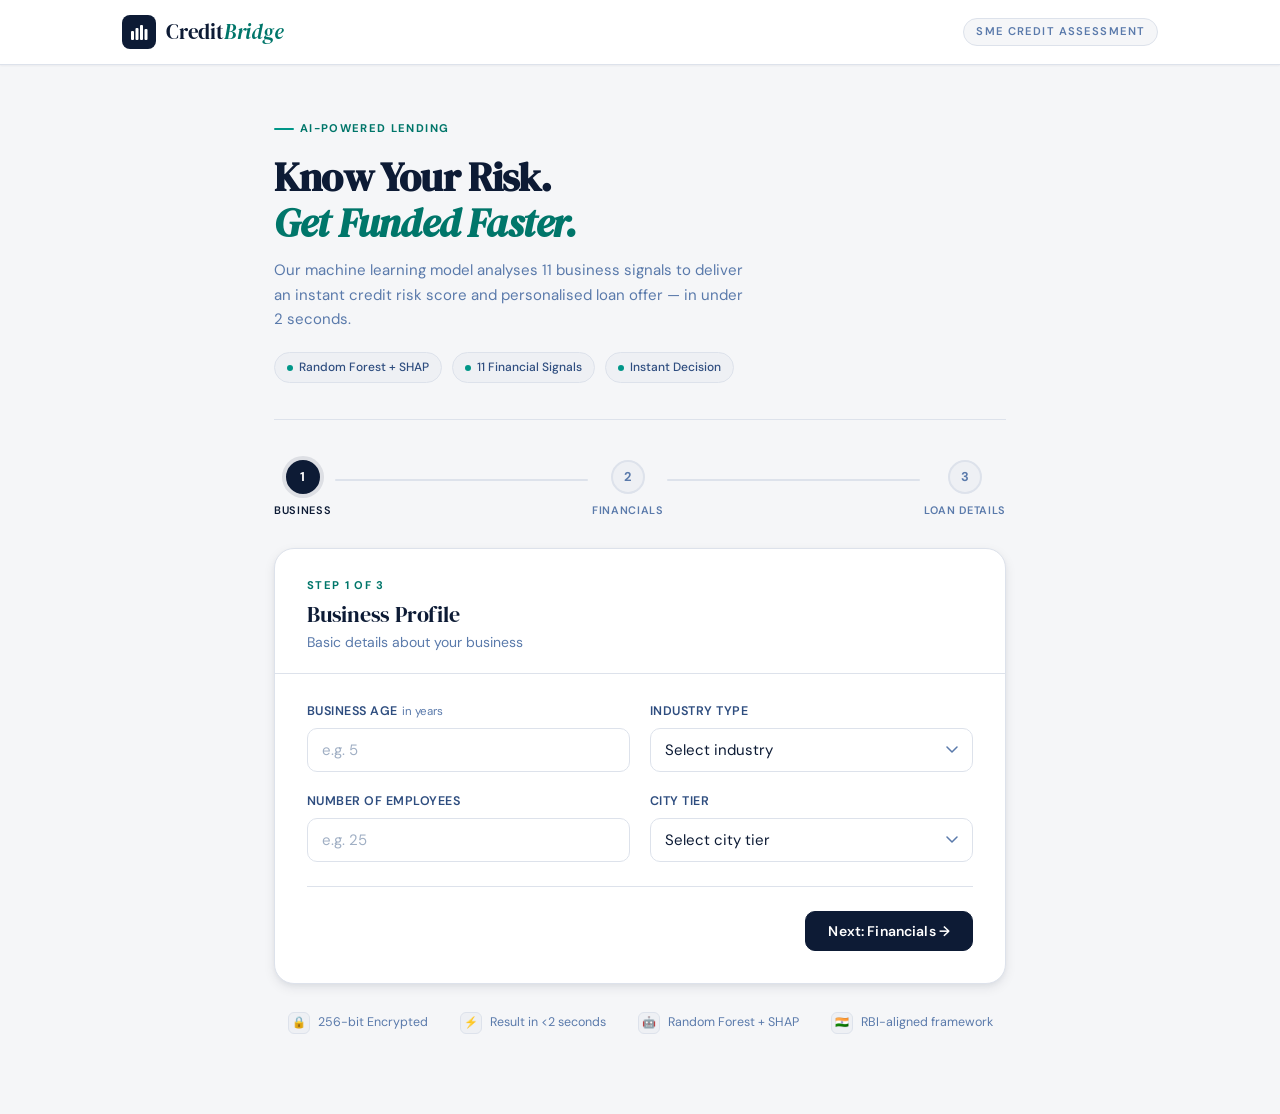
<file: frontend/index.html>
<!DOCTYPE html>
<html lang="en">
<head>
  <meta charset="UTF-8" />
  <meta name="viewport" content="width=device-width, initial-scale=1.0" />
  <title>CreditBridge SME Credit Assessment</title>
  <link rel="stylesheet" href="style.css" />
  <link rel="stylesheet" href="index.css" />
</head>
<body>

  <!-- ── Header ────────────────────────────────────── -->
  <header class="app-header">
    <div class="header-inner">
      <a href="#" class="logo">
        <div class="logo-mark">
          <svg viewBox="0 0 18 18" xmlns="http://www.w3.org/2000/svg">
            <rect x="1" y="8" width="3" height="9" rx="1"/>
            <rect x="5.5" y="5" width="3" height="12" rx="1"/>
            <rect x="10" y="2" width="3" height="15" rx="1"/>
            <rect x="14.5" y="6" width="3" height="11" rx="1"/>
          </svg>
        </div>
        <span class="logo-name">Credit<em>Bridge</em></span>
      </a>
      <div class="header-right">
        <span class="header-tag">SME Credit Assessment</span>
      </div>
    </div>
  </header>

  <!-- ── Main ──────────────────────────────────────── -->
  <main class="page-main">

    <!-- Hero -->
    <div class="hero">
      <div class="hero-eyebrow">AI-Powered Lending</div>
      <h1>Know Your Risk.<br /><em>Get Funded Faster.</em></h1>
      <p class="hero-sub">Our machine learning model analyses 11 business signals to deliver an instant credit risk score and personalised loan offer — in under 2 seconds.</p>
      <div class="feature-chips">
        <div class="chip"><div class="chip-dot"></div> Random Forest + SHAP</div>
        <div class="chip"><div class="chip-dot"></div> 11 Financial Signals</div>
        <div class="chip"><div class="chip-dot"></div> Instant Decision</div>
      </div>
    </div>

    <!-- Step progress -->
    <div class="progress-track">
      <div class="step-node active" id="step-node-1">
        <div class="step-circle">1</div>
        <div class="step-label">Business</div>
      </div>
      <div class="step-connector" id="conn-1"></div>
      <div class="step-node" id="step-node-2">
        <div class="step-circle">2</div>
        <div class="step-label">Financials</div>
      </div>
      <div class="step-connector" id="conn-2"></div>
      <div class="step-node" id="step-node-3">
        <div class="step-circle">3</div>
        <div class="step-label">Loan Details</div>
      </div>
    </div>

    <!-- Form card -->
    <div class="form-card">

      <!-- ── Step 1: Business Profile ──────────────── -->
      <div class="step-panel active" id="panel1">
        <div class="form-card-header">
          <div class="section-eyebrow">Step 1 of 3</div>
          <div class="section-title">Business Profile</div>
          <div class="section-sub">Basic details about your business</div>
        </div>
        <div class="form-card-body">
          <div class="field-grid">

            <div class="field" id="f-business_age">
              <label for="business_age">Business Age <span class="field-hint">in years</span></label>
              <input type="number" id="business_age" name="business_age"
                     placeholder="e.g. 5" min="0" max="100" />
              <span class="field-error">Please enter a valid age (0–100 years)</span>
            </div>

            <div class="field" id="f-industry_type">
              <label for="industry_type">Industry Type</label>
              <select id="industry_type" name="industry_type">
                <option value="" disabled selected>Select industry</option>
                <option value="0">Retail</option>
                <option value="1">Manufacturing</option>
                <option value="2">Services</option>
                <option value="3">Food &amp; Beverage</option>
                <option value="4">Textile</option>
              </select>
              <span class="field-error">Please select an industry</span>
            </div>

            <div class="field" id="f-num_employees">
              <label for="num_employees">Number of Employees</label>
              <input type="number" id="num_employees" name="num_employees"
                     placeholder="e.g. 25" min="1" max="5000" />
              <span class="field-error">Enter a number between 1 and 5,000</span>
            </div>

            <div class="field" id="f-city_tier">
              <label for="city_tier">City Tier</label>
              <select id="city_tier" name="city_tier">
                <option value="" disabled selected>Select city tier</option>
                <option value="1">Tier 1 — Metro (Mumbai, Delhi, Bengaluru…)</option>
                <option value="2">Tier 2 — Mid-size city</option>
                <option value="3">Tier 3 — Small town / Rural</option>
              </select>
              <span class="field-error">Please select a city tier</span>
            </div>

          </div>

          <div class="form-nav">
            <div class="form-nav-spacer"></div>
            <button class="btn btn-primary" onclick="nextStep(1)">
              <span class="btn-text">Next: Financials →</span>
              <span class="spinner"></span>
            </button>
          </div>
        </div>
      </div>

      <!-- ── Step 2: Financials ──────────────────────── -->
      <div class="step-panel" id="panel2">
        <div class="form-card-header">
          <div class="section-eyebrow">Step 2 of 3</div>
          <div class="section-title">Financial Details</div>
          <div class="section-sub">Your business's financial health signals</div>
        </div>
        <div class="form-card-body">
          <div class="field-grid">

            <div class="field" id="f-annual_revenue">
              <label>Annual Revenue</label>
              <div class="input-group">
                <span class="input-group-prefix">₹ INR</span>
                <input type="number" id="annual_revenue" name="annual_revenue"
                       placeholder="e.g. 5000000" min="0" />
              </div>
              <span class="field-error">Please enter your annual revenue</span>
            </div>

            <div class="field" id="f-existing_debt">
              <label>Existing Debt</label>
              <div class="input-group">
                <span class="input-group-prefix">₹ INR</span>
                <input type="number" id="existing_debt" name="existing_debt"
                       placeholder="Enter 0 if none" min="0" />
              </div>
              <span class="field-error">Enter 0 if you have no existing debt</span>
            </div>

            <div class="field" id="f-upi_volume">
              <label>Monthly UPI Volume <span class="field-hint">INR / month</span></label>
              <div class="input-group">
                <span class="input-group-prefix">₹ INR</span>
                <input type="number" id="upi_volume" name="upi_volume"
                       placeholder="e.g. 300000" min="0" />
              </div>
              <span class="field-error">Please enter a valid UPI transaction volume</span>
            </div>

            <div class="field">
              <label>GST Filing Consistency <span class="field-hint">%</span></label>
              <div class="slider-wrap">
                <span class="slider-display" id="gst_val">70%</span>
                <input type="range" id="gst_consistency" name="gst_consistency"
                       min="0" max="100" value="70"
                       oninput="el('gst_val').textContent = this.value + '%'" />
                <div class="slider-ticks"><span>0%</span><span>50%</span><span>100%</span></div>
              </div>
            </div>

            <div class="field full" id="f-utility_payment">
              <label>Utility Bill Payment History</label>
              <div class="segmented">
                <input type="radio" name="utility_payment" id="util_poor"  value="0" />
                <label for="util_poor">Poor</label>
                <input type="radio" name="utility_payment" id="util_avg"   value="1" checked />
                <label for="util_avg">Average</label>
                <input type="radio" name="utility_payment" id="util_good"  value="2" />
                <label for="util_good">Good</label>
              </div>
            </div>

          </div>

          <div class="form-nav">
            <button class="btn btn-ghost" onclick="prevStep(2)">← Back</button>
            <button class="btn btn-primary" onclick="nextStep(2)">
              <span class="btn-text">Next: Loan Details →</span>
              <span class="spinner"></span>
            </button>
          </div>
        </div>
      </div>

      <!-- ── Step 3: Loan Details + Summary ─────────── -->
      <div class="step-panel" id="panel3">
        <div class="form-card-header">
          <div class="section-eyebrow">Step 3 of 3</div>
          <div class="section-title">Loan Request</div>
          <div class="section-sub">How much do you need and for how long?</div>
        </div>
        <div class="form-card-body">

          <div class="field-grid">
            <div class="field" id="f-loan_amount">
              <label>Loan Amount Requested</label>
              <div class="input-group">
                <span class="input-group-prefix">₹ INR</span>
                <input type="number" id="loan_amount" name="loan_amount"
                       placeholder="e.g. 2000000" min="1" />
              </div>
              <span class="field-error">Please enter a valid loan amount</span>
            </div>

            <div class="field">
              <label>Loan Duration <span class="field-hint">months</span></label>
              <div class="slider-wrap">
                <span class="slider-display" id="dur_val">24 months</span>
                <input type="range" id="loan_duration" name="loan_duration"
                       min="3" max="120" value="24"
                       oninput="el('dur_val').textContent = this.value + ' months'" />
                <div class="slider-ticks"><span>3m</span><span>5 yrs</span><span>10 yrs</span></div>
              </div>
            </div>
          </div>

          <!-- Summary -->
          <div style="margin-top: 28px;">
            <div class="section-eyebrow" style="margin-bottom:12px">Application Summary</div>
            <div class="summary-table" id="summaryTable">
              <!-- filled by JS -->
            </div>
          </div>

          <div class="form-nav">
            <button class="btn btn-ghost" onclick="prevStep(3)">← Back</button>
            <button class="btn btn-primary" id="submitBtn" onclick="submitForm()">
              <span class="btn-text">Assess My Risk →</span>
              <span class="spinner"></span>
            </button>
          </div>
        </div>
      </div>

    </div><!-- .form-card -->

    <!-- Trust bar -->
    <div class="trust-bar">
      <div class="trust-item"><div class="trust-icon">🔒</div> 256-bit Encrypted</div>
      <div class="trust-item"><div class="trust-icon">⚡</div> Result in &lt;2 seconds</div>
      <div class="trust-item"><div class="trust-icon">🤖</div> Random Forest + SHAP</div>
      <div class="trust-item"><div class="trust-icon">🇮🇳</div> RBI-aligned framework</div>
    </div>

  </main>

  <!-- Toast -->
  <div class="toast" id="toast"></div>

  <script src="script.js"></script>

  <!-- Inline helper so inline oninput can call el() -->
  <script>function el(id){return document.getElementById(id);}</script>

</body>
</html>
</file>
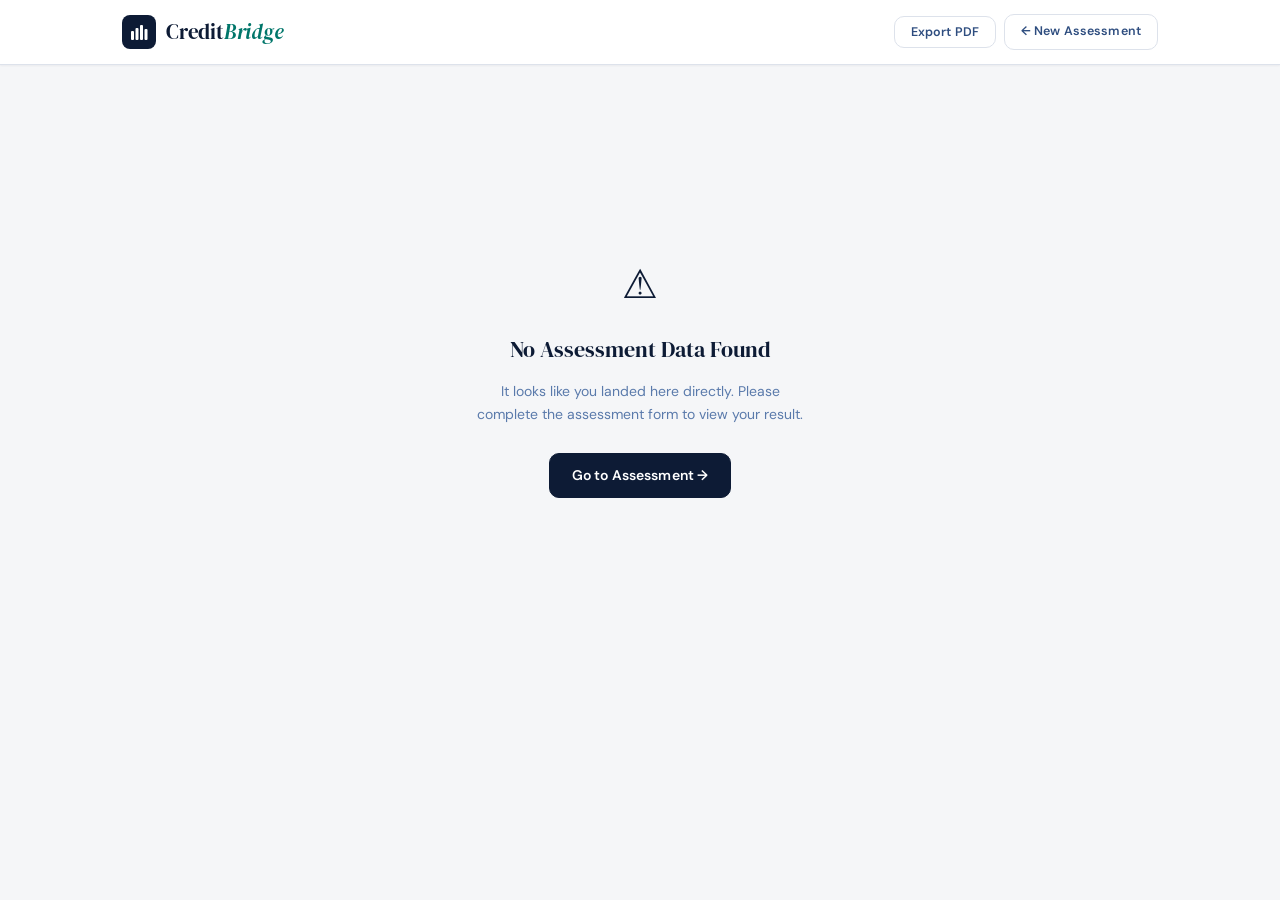
<file: frontend/result.html>
<!DOCTYPE html>
<html lang="en">
<head>
  <meta charset="UTF-8" />
  <meta name="viewport" content="width=device-width, initial-scale=1.0" />
  <title>FinovaRisk — Assessment Result</title>
  <link rel="stylesheet" href="style.css" />
  <link rel="stylesheet" href="result.css" />
</head>
<body>

  <!-- ── Header ────────────────────────────────────── -->
  <header class="app-header">
    <div class="header-inner">
      <a href="index.html" class="logo">
        <div class="logo-mark">
          <svg viewBox="0 0 18 18" xmlns="http://www.w3.org/2000/svg">
            <rect x="1" y="8" width="3" height="9" rx="1"/>
            <rect x="5.5" y="5" width="3" height="12" rx="1"/>
            <rect x="10" y="2" width="3" height="15" rx="1"/>
            <rect x="14.5" y="6" width="3" height="11" rx="1"/>
          </svg>
        </div>
        <span class="logo-name">Credit<em>Bridge</em></span>
      </a>
      <div class="header-right">
        <button class="btn btn-ghost btn-sm no-print" onclick="window.print()">Export PDF</button>
        <a href="index.html" class="btn btn-ghost btn-sm no-print">← New Assessment</a>
      </div>
    </div>
  </header>

  <!-- ── Main ──────────────────────────────────────── -->
  <main class="result-main">

    <!-- Loading -->
    <div id="loadingView">
      <div class="loader-ring"></div>
      <div class="loader-text">Analysing your risk profile…</div>
    </div>

    <!-- Error -->
    <div id="errorView">
      <div class="error-icon">⚠</div>
      <div class="error-title">No Assessment Data Found</div>
      <div class="error-msg">It looks like you landed here directly. Please complete the assessment form to view your result.</div>
      <a href="index.html" class="btn btn-primary" style="margin-top:16px">Go to Assessment →</a>
    </div>

    <!-- Result -->
    <div id="resultView">

      <!-- Page header -->
      <div class="result-header">
        <div>
          <div class="result-breadcrumb">Assessment Report &nbsp;·&nbsp; <span id="reportDate"></span></div>
          <div class="result-title" id="resultTitle">Risk Assessment Complete</div>
        </div>
        <div id="approvalBadge" class="approval-badge"></div>
      </div>

      <!-- ── Row 1: Gauge card + Risk detail ────────── -->
      <div class="result-grid-main">

        <!-- Gauge card -->
        <div class="risk-score-card" id="riskScoreCard">
          <div class="gauge-wrap">
            <svg class="gauge-svg" viewBox="0 0 200 115" width="200" height="115">
              <!-- Track -->
              <path class="gauge-track"
                d="M 20 100 A 80 80 0 0 1 180 100"
                stroke-dasharray="251.3"
                stroke-dashoffset="0" />
              <!-- Fill -->
              <path class="gauge-fill" id="gaugeFill"
                d="M 20 100 A 80 80 0 0 1 180 100"
                stroke-dasharray="251.3"
                stroke-dashoffset="251.3" />
              <!-- Needle -->
              <g class="gauge-needle" id="gaugeNeedle" style="transform:rotate(-90deg)">
                <line x1="100" y1="100" x2="100" y2="34"
                      stroke="#0d1b35" stroke-width="1.5" stroke-linecap="round" opacity=".7"/>
                <circle cx="100" cy="100" r="4" fill="#0d1b35" opacity=".7"/>
              </g>
              <!-- Tick labels -->
              <text x="14"  y="116" fill="#a0afc4" font-size="8" font-family="DM Mono,monospace">LOW</text>
              <text x="83"  y="22"  fill="#a0afc4" font-size="8" font-family="DM Mono,monospace">MED</text>
              <text x="163" y="116" fill="#a0afc4" font-size="8" font-family="DM Mono,monospace">HIGH</text>
            </svg>
            <div class="gauge-center-text">
              <div class="gauge-num" id="gaugeNum">0.0</div>
              <div class="gauge-sub">Confidence Score</div>
            </div>
          </div>

          <!-- Risk pill -->
          <div class="risk-label-pill" id="riskPill">
            <div class="risk-dot"></div>
            <span id="riskLabelText">—</span>&nbsp;Risk
          </div>

          <!-- Probability bars -->
          <div class="prob-section">
            <div class="prob-row">
              <span class="prob-label" style="color:var(--green-600)">Low</span>
              <div class="prob-track"><div class="prob-bar" id="pb-low"></div></div>
              <span class="prob-val" id="pv-low">—</span>
            </div>
            <div class="prob-row">
              <span class="prob-label" style="color:var(--amber-600)">Medium</span>
              <div class="prob-track"><div class="prob-bar" id="pb-med"></div></div>
              <span class="prob-val" id="pv-med">—</span>
            </div>
            <div class="prob-row">
              <span class="prob-label" style="color:var(--red-600)">High</span>
              <div class="prob-track"><div class="prob-bar" id="pb-high"></div></div>
              <span class="prob-val" id="pv-high">—</span>
            </div>
          </div>
        </div>

        <!-- Risk detail -->
        <div class="risk-detail-card">
          <div class="risk-headline" id="riskHeadline">—</div>
          <div class="risk-desc" id="riskDesc">—</div>

          <div class="section-eyebrow" style="margin-bottom:10px">Application Details</div>
          <div class="metric-list" id="metricList">
            <!-- filled by JS -->
          </div>
        </div>

      </div><!-- result-grid-main -->

      <!-- ── Row 2: Stat cards ───────────────────────── -->
      <div class="result-grid-3">

        <div class="stat-card">
          <div class="stat-icon-wrap">💰</div>
          <div class="stat-label">Suggested Loan</div>
          <div class="stat-value text-navy" id="suggestedAmount">—</div>
          <div class="stat-sub" id="suggestedPct">—</div>
        </div>

        <div class="stat-card">
          <div class="stat-icon-wrap">📈</div>
          <div class="stat-label">Interest Rate (p.a.)</div>
          <div class="stat-value" id="interestRate">—</div>
          <div class="stat-sub" id="interestRange">—</div>
        </div>

        <div class="stat-card">
          <div class="stat-icon-wrap">🎯</div>
          <div class="stat-label">Model Confidence</div>
          <div class="stat-value" id="confidence">—</div>
          <div class="stat-sub" id="confidenceSub">Prediction certainty</div>
        </div>

      </div>

      <!-- ── Row 3: EMI breakdown ─────────────────────── -->
      <div class="result-grid-2">
        <div class="emi-card">
          <div class="section-eyebrow">EMI Breakdown</div>
          <div class="section-title" style="font-size:1.05rem">Repayment Schedule</div>
          <div class="section-sub">Based on the suggested loan amount at the offered interest rate</div>
          <div class="emi-grid">
            <div class="emi-cell">
              <div class="e-label">Monthly EMI</div>
              <div class="e-val" id="emiMonthly">—</div>
            </div>
            <div class="emi-cell">
              <div class="e-label">Principal</div>
              <div class="e-val" id="emiPrincipal">—</div>
            </div>
            <div class="emi-cell">
              <div class="e-label">Total Interest</div>
              <div class="e-val" id="emiInterest">—</div>
            </div>
            <div class="emi-cell">
              <div class="e-label">Total Payable</div>
              <div class="e-val" id="emiTotal">—</div>
            </div>
          </div>
        </div>

        <!-- SHAP -->
        <div class="shap-card">
          <div class="section-eyebrow">AI Explanation</div>
          <div class="section-title" style="font-size:1.05rem">Risk Factor Analysis</div>
          <div class="section-sub">SHAP-powered — what drove your credit score</div>
          <div class="shap-legend">
            <div class="legend-item">
              <div class="legend-swatch" style="background:var(--teal-500)"></div>
              Reduces risk (positive)
            </div>
            <div class="legend-item">
              <div class="legend-swatch" style="background:var(--red-600)"></div>
              Increases risk (negative)
            </div>
          </div>
          <div class="shap-list" id="shapList">
            <!-- filled by JS -->
          </div>
        </div>
      </div>

      <!-- CTA strip -->
      <div class="cta-card">
        <div class="cta-text">
          <h3 id="ctaTitle">—</h3>
          <p id="ctaDesc">—</p>
        </div>
        <div class="cta-actions">
          <a href="index.html" class="btn btn-ghost-white btn-sm">Reassess →</a>
          <button class="btn btn-white btn-sm" onclick="window.print()">Download Report</button>
        </div>
      </div>

    </div><!-- #resultView -->

  </main>

  <!-- Toast -->
  <div class="toast" id="toast"></div>

  <script src="result-script.js"></script>

</body>
</html>
</file>
<file: frontend/style.css>
/* ═══════════════════════════════════════════════════════
   FinovaRisk — Banking Design System
   Clean light-mode, institutional, professional
═══════════════════════════════════════════════════════ */

@import url('https://fonts.googleapis.com/css2?family=DM+Sans:ital,opsz,wght@0,9..40,300;0,9..40,400;0,9..40,500;0,9..40,600;0,9..40,700;1,9..40,400&family=DM+Mono:wght@400;500;600&family=DM+Serif+Display:ital@0;1&display=swap');

*, *::before, *::after {
  box-sizing: border-box;
  margin: 0;
  padding: 0;
}

/* ── Design Tokens ──────────────────────────────────── */
:root {
  /* Core palette */
  --white:        #ffffff;
  --surface:      #f5f6f8;
  --surface-2:    #eef0f4;
  --surface-3:    #e4e7ee;

  /* Navy (primary text & brand) */
  --navy-900:     #0d1b35;
  --navy-700:     #1a3057;
  --navy-500:     #2e4d7f;
  --navy-300:     #5a7aab;
  --navy-100:     #c8d6ea;
  --navy-50:      #eaf0f8;

  /* Accent — institutional teal */
  --teal-600:     #00766a;
  --teal-500:     #009688;
  --teal-400:     #26b2a4;
  --teal-100:     #d0f0ed;
  --teal-50:      #edfaf8;

  /* Status */
  --green-600:    #1a7a4c;
  --green-100:    #d4f0e3;
  --green-50:     #edf9f3;

  --amber-600:    #b45309;
  --amber-100:    #fde9c3;
  --amber-50:     #fef6e6;

  --red-600:      #b91c1c;
  --red-100:      #fde0e0;
  --red-50:       #fff0f0;

  /* Typography */
  --text-primary:   var(--navy-900);
  --text-secondary: var(--navy-500);
  --text-muted:     var(--navy-300);
  --text-disabled:  #a0afc4;

  /* Borders */
  --border:       #dde2eb;
  --border-focus: var(--teal-500);

  /* Shadows — very subtle, banking feel */
  --shadow-xs:  0 1px 2px rgba(13,27,53,.05);
  --shadow-sm:  0 1px 4px rgba(13,27,53,.07), 0 1px 2px rgba(13,27,53,.04);
  --shadow-md:  0 4px 12px rgba(13,27,53,.08), 0 2px 4px rgba(13,27,53,.04);
  --shadow-lg:  0 8px 24px rgba(13,27,53,.10), 0 2px 8px rgba(13,27,53,.05);

  /* Spacing */
  --radius-sm: 6px;
  --radius-md: 10px;
  --radius-lg: 16px;
  --radius-xl: 20px;

  /* Transitions */
  --ease: cubic-bezier(.4, 0, .2, 1);
}

/* ── Base ───────────────────────────────────────────── */
html { scroll-behavior: smooth; -webkit-font-smoothing: antialiased; }

body {
  font-family: 'DM Sans', sans-serif;
  font-size: 15px;
  line-height: 1.6;
  color: var(--text-primary);
  background: var(--surface);
  min-height: 100vh;
}

/* ── Header ─────────────────────────────────────────── */
.app-header {
  background: var(--white);
  border-bottom: 1px solid var(--border);
  box-shadow: var(--shadow-xs);
  position: sticky;
  top: 0;
  z-index: 100;
}

.header-inner {
  max-width: 1100px;
  margin: 0 auto;
  padding: 0 32px;
  height: 64px;
  display: flex;
  align-items: center;
  justify-content: space-between;
}

.logo {
  display: flex;
  align-items: center;
  gap: 10px;
  text-decoration: none;
  color: var(--navy-900);
}

.logo-mark {
  width: 34px;
  height: 34px;
  background: var(--navy-900);
  border-radius: 8px;
  display: flex;
  align-items: center;
  justify-content: center;
}

.logo-mark svg {
  width: 18px;
  height: 18px;
  fill: var(--white);
}

.logo-name {
  font-family: 'DM Serif Display', serif;
  font-size: 1.3rem;
  letter-spacing: -.01em;
  color: var(--navy-900);
}

.logo-name em {
  font-style: italic;
  color: var(--teal-600);
}

.header-right {
  display: flex;
  align-items: center;
  gap: 8px;
}

.header-tag {
  font-size: .7rem;
  font-weight: 600;
  letter-spacing: .1em;
  text-transform: uppercase;
  color: var(--text-muted);
  padding: 4px 12px;
  border: 1px solid var(--border);
  border-radius: 20px;
  background: var(--surface);
}

/* ── Button system ──────────────────────────────────── */
.btn {
  display: inline-flex;
  align-items: center;
  justify-content: center;
  gap: 7px;
  font-family: 'DM Sans', sans-serif;
  font-size: .875rem;
  font-weight: 600;
  letter-spacing: .01em;
  padding: 10px 22px;
  border-radius: var(--radius-md);
  border: 1px solid transparent;
  cursor: pointer;
  transition: all .18s var(--ease);
  text-decoration: none;
  white-space: nowrap;
  outline: none;
  position: relative;
}

.btn-primary {
  background: var(--navy-900);
  color: var(--white);
  border-color: var(--navy-900);
  min-width: 160px;
}

.btn-primary:hover {
  background: var(--navy-700);
  border-color: var(--navy-700);
  box-shadow: var(--shadow-md);
  transform: translateY(-1px);
}

.btn-primary:active { transform: none; box-shadow: none; }

.btn-primary:disabled {
  background: var(--navy-100);
  border-color: var(--navy-100);
  color: var(--text-disabled);
  cursor: not-allowed;
  transform: none;
}

.btn-ghost {
  background: transparent;
  color: var(--text-secondary);
  border-color: var(--border);
}

.btn-ghost:hover {
  border-color: var(--navy-300);
  color: var(--navy-900);
  background: var(--surface);
}

.btn-sm {
  font-size: .78rem;
  padding: 7px 16px;
}

.btn-outline-teal {
  background: transparent;
  color: var(--teal-600);
  border-color: var(--teal-400);
}

.btn-outline-teal:hover {
  background: var(--teal-50);
}

/* Loading spinner inside button */
.btn .spinner {
  width: 15px; height: 15px;
  border: 2px solid rgba(255,255,255,.3);
  border-top-color: var(--white);
  border-radius: 50%;
  animation: spin .65s linear infinite;
  display: none;
}

.btn.loading .spinner  { display: block; }
.btn.loading .btn-text { display: none; }

@keyframes spin { to { transform: rotate(360deg); } }

/* ── Card ───────────────────────────────────────────── */
.card {
  background: var(--white);
  border: 1px solid var(--border);
  border-radius: var(--radius-lg);
  box-shadow: var(--shadow-sm);
}

.card-body { padding: 28px 32px; }

/* ── Section titles ─────────────────────────────────── */
.section-eyebrow {
  font-size: .7rem;
  font-weight: 700;
  letter-spacing: .12em;
  text-transform: uppercase;
  color: var(--teal-600);
  margin-bottom: 6px;
}

.section-title {
  font-family: 'DM Serif Display', serif;
  font-size: 1.35rem;
  color: var(--navy-900);
  letter-spacing: -.01em;
  line-height: 1.25;
}

.section-sub {
  font-size: .875rem;
  color: var(--text-muted);
  margin-top: 4px;
  line-height: 1.5;
}

/* ── Form elements ──────────────────────────────────── */
.field {
  display: flex;
  flex-direction: column;
  gap: 6px;
}

.field.full { grid-column: 1 / -1; }

.field label {
  font-size: .78rem;
  font-weight: 600;
  letter-spacing: .04em;
  text-transform: uppercase;
  color: var(--text-secondary);
}

.field-hint {
  font-weight: 400;
  text-transform: none;
  letter-spacing: 0;
  color: var(--text-muted);
  font-size: .72rem;
}

.field-input,
input[type="number"],
input[type="text"],
select {
  background: var(--white);
  border: 1.5px solid var(--border);
  border-radius: var(--radius-md);
  padding: 11px 14px;
  font-family: 'DM Sans', sans-serif;
  font-size: .9375rem;
  color: var(--text-primary);
  width: 100%;
  outline: none;
  appearance: none;
  transition: border-color .15s var(--ease), box-shadow .15s var(--ease);
}

.field-input:focus,
input[type="number"]:focus,
input[type="text"]:focus,
select:focus {
  border-color: var(--border-focus);
  box-shadow: 0 0 0 3px rgba(0,150,136,.12);
}

input::placeholder { color: var(--text-disabled); }

select {
  background-image: url("data:image/svg+xml,%3Csvg xmlns='http://www.w3.org/2000/svg' width='12' height='7' viewBox='0 0 12 7'%3E%3Cpath d='M1 1l5 5 5-5' stroke='%235a7aab' stroke-width='1.5' fill='none' stroke-linecap='round' stroke-linejoin='round'/%3E%3C/svg%3E");
  background-repeat: no-repeat;
  background-position: right 14px center;
  padding-right: 40px;
  cursor: pointer;
}

select option { background: var(--white); color: var(--text-primary); }

/* Input with prefix */
.input-group {
  display: flex;
  border: 1.5px solid var(--border);
  border-radius: var(--radius-md);
  overflow: hidden;
  background: var(--white);
  transition: border-color .15s var(--ease), box-shadow .15s var(--ease);
}

.input-group:focus-within {
  border-color: var(--border-focus);
  box-shadow: 0 0 0 3px rgba(0,150,136,.12);
}

.input-group-prefix {
  padding: 11px 14px;
  font-family: 'DM Mono', monospace;
  font-size: .8rem;
  font-weight: 500;
  color: var(--teal-600);
  background: var(--teal-50);
  border-right: 1.5px solid var(--border);
  white-space: nowrap;
}

.input-group input {
  border: none !important;
  border-radius: 0 !important;
  box-shadow: none !important;
  background: transparent;
  flex: 1;
}

/* Segmented control */
.segmented {
  display: flex;
  border: 1.5px solid var(--border);
  border-radius: var(--radius-md);
  overflow: hidden;
  background: var(--surface);
}

.segmented input[type="radio"] { display: none; }

.segmented label {
  flex: 1;
  text-align: center;
  padding: 11px 8px;
  font-size: .8rem;
  font-weight: 600;
  text-transform: uppercase;
  letter-spacing: .04em;
  color: var(--text-muted);
  cursor: pointer;
  transition: all .18s var(--ease);
  border-right: 1px solid var(--border);
}

.segmented label:last-of-type { border-right: none; }

.segmented input[type="radio"]:checked + label {
  background: var(--navy-900);
  color: var(--white);
  border-color: var(--navy-900);
}

/* Slider */
.slider-wrap { display: flex; flex-direction: column; gap: 8px; }

.slider-display {
  font-family: 'DM Mono', monospace;
  font-size: 1rem;
  font-weight: 600;
  color: var(--teal-600);
}

input[type="range"] {
  width: 100%;
  height: 4px;
  -webkit-appearance: none;
  background: linear-gradient(90deg, var(--teal-500) var(--pct, 70%), var(--surface-3) var(--pct, 70%));
  border-radius: 2px;
  outline: none;
  cursor: pointer;
}

input[type="range"]::-webkit-slider-thumb {
  -webkit-appearance: none;
  width: 18px; height: 18px;
  border-radius: 50%;
  background: var(--white);
  border: 2px solid var(--teal-500);
  box-shadow: var(--shadow-sm);
  cursor: pointer;
  transition: box-shadow .15s;
}

input[type="range"]::-webkit-slider-thumb:hover {
  box-shadow: 0 0 0 4px rgba(0,150,136,.15);
}

.slider-ticks {
  display: flex;
  justify-content: space-between;
  font-family: 'DM Mono', monospace;
  font-size: .68rem;
  color: var(--text-muted);
}

/* Field grid layouts */
.field-grid {
  display: grid;
  grid-template-columns: 1fr 1fr;
  gap: 20px;
}

@media (max-width: 580px) {
  .field-grid { grid-template-columns: 1fr; }
  .card-body  { padding: 20px; }
}

/* Error state */
.field.error .field-input,
.field.error input[type="number"],
.field.error input[type="text"],
.field.error select,
.field.error .input-group {
  border-color: var(--red-600) !important;
}

.field-error {
  font-size: .73rem;
  color: var(--red-600);
  display: none;
}

.field.error .field-error { display: block; }

/* ── Toast ──────────────────────────────────────────── */
.toast {
  position: fixed;
  bottom: 24px;
  right: 24px;
  background: var(--navy-900);
  color: var(--white);
  padding: 13px 20px;
  border-radius: var(--radius-md);
  font-size: .875rem;
  font-weight: 500;
  max-width: 360px;
  transform: translateY(60px);
  opacity: 0;
  transition: all .28s var(--ease);
  z-index: 200;
  box-shadow: var(--shadow-lg);
}

.toast.show { transform: translateY(0); opacity: 1; }
.toast.error { background: var(--red-600); }

/* ── Utilities ──────────────────────────────────────── */
.text-teal  { color: var(--teal-600); }
.text-navy  { color: var(--navy-900); }
.text-muted { color: var(--text-muted); }
.mono       { font-family: 'DM Mono', monospace; }

/* ── Responsive ─────────────────────────────────────── */
@media (max-width: 640px) {
  .header-inner { padding: 0 20px; }
  .header-tag   { display: none; }
}

@media print {
  .app-header, .no-print { display: none !important; }
}
</file>
<file: frontend/index.css>
/* ═══════════════════════════════════════════════════════
   index.css — Application Form page styles
═══════════════════════════════════════════════════════ */

/* ── Page layout ────────────────────────────────────── */
.page-main {
  max-width: 780px;
  margin: 0 auto;
  padding: 48px 24px 80px;
}

/* ── Hero ───────────────────────────────────────────── */
.hero {
  margin-bottom: 40px;
  padding-bottom: 36px;
  border-bottom: 1px solid var(--border);
}

.hero-eyebrow {
  display: inline-flex;
  align-items: center;
  gap: 6px;
  font-size: .7rem;
  font-weight: 700;
  letter-spacing: .12em;
  text-transform: uppercase;
  color: var(--teal-600);
  margin-bottom: 16px;
}

.hero-eyebrow::before {
  content: '';
  display: block;
  width: 20px;
  height: 2px;
  background: var(--teal-500);
  border-radius: 1px;
}

.hero h1 {
  font-family: 'DM Serif Display', serif;
  font-size: clamp(1.8rem, 4vw, 2.5rem);
  line-height: 1.15;
  letter-spacing: -.02em;
  color: var(--navy-900);
  margin-bottom: 12px;
}

.hero h1 em {
  font-style: italic;
  color: var(--teal-600);
}

.hero-sub {
  color: var(--text-muted);
  font-size: .9375rem;
  max-width: 480px;
  line-height: 1.65;
}

/* ── Feature chips ──────────────────────────────────── */
.feature-chips {
  display: flex;
  gap: 10px;
  margin-top: 20px;
  flex-wrap: wrap;
}

.chip {
  display: inline-flex;
  align-items: center;
  gap: 6px;
  font-size: .75rem;
  font-weight: 500;
  color: var(--text-secondary);
  background: var(--surface-2);
  border: 1px solid var(--border);
  padding: 5px 12px;
  border-radius: 20px;
}

.chip-dot {
  width: 6px; height: 6px;
  border-radius: 50%;
  background: var(--teal-500);
}

/* ── Step progress bar ──────────────────────────────── */
.progress-track {
  display: flex;
  align-items: center;
  margin-bottom: 28px;
}

.step-node {
  display: flex;
  flex-direction: column;
  align-items: center;
  gap: 8px;
  flex-shrink: 0;
}

.step-circle {
  width: 34px; height: 34px;
  border-radius: 50%;
  display: flex;
  align-items: center;
  justify-content: center;
  font-size: .8rem;
  font-weight: 700;
  background: var(--surface-2);
  border: 2px solid var(--border);
  color: var(--text-muted);
  transition: all .3s var(--ease);
}

.step-node.active .step-circle {
  background: var(--navy-900);
  border-color: var(--navy-900);
  color: var(--white);
  box-shadow: 0 0 0 4px rgba(13,27,53,.1);
}

.step-node.done .step-circle {
  background: var(--teal-500);
  border-color: var(--teal-500);
  color: var(--white);
}

.step-node.done .step-circle::before {
  content: '✓';
}

.step-label {
  font-size: .68rem;
  font-weight: 600;
  letter-spacing: .06em;
  text-transform: uppercase;
  color: var(--text-muted);
  transition: color .3s var(--ease);
}

.step-node.active .step-label { color: var(--navy-900); }
.step-node.done  .step-label  { color: var(--teal-600); }

.step-connector {
  flex: 1;
  height: 2px;
  background: var(--border);
  margin: 0 4px 20px;
  border-radius: 1px;
  transition: background .4s var(--ease);
}

.step-connector.done { background: var(--teal-500); }

/* ── Form card ──────────────────────────────────────── */
.form-card {
  background: var(--white);
  border: 1px solid var(--border);
  border-radius: var(--radius-xl);
  box-shadow: var(--shadow-md);
  overflow: hidden;
}

.form-card-header {
  padding: 28px 32px 0;
  border-bottom: 1px solid var(--border);
  padding-bottom: 20px;
}

.form-card-body {
  padding: 28px 32px 32px;
}

/* Step panels */
.step-panel {
  display: none;
  animation: panelIn .3s var(--ease) both;
}

.step-panel.active { display: block; }

@keyframes panelIn {
  from { opacity: 0; transform: translateX(14px); }
  to   { opacity: 1; transform: translateX(0); }
}

/* ── Form nav ───────────────────────────────────────── */
.form-nav {
  display: flex;
  align-items: center;
  justify-content: space-between;
  padding-top: 24px;
  margin-top: 24px;
  border-top: 1px solid var(--border);
  gap: 12px;
}

.form-nav-spacer { flex: 1; }

/* ── Summary table (step 3) ─────────────────────────── */
.summary-table {
  border: 1px solid var(--border);
  border-radius: var(--radius-md);
  overflow: hidden;
  margin-bottom: 24px;
}

.summary-row {
  display: flex;
  align-items: center;
  padding: 11px 16px;
  border-bottom: 1px solid var(--border);
  gap: 12px;
}

.summary-row:last-child { border-bottom: none; }

.summary-row:nth-child(even) { background: var(--surface); }

.s-label {
  font-size: .75rem;
  font-weight: 600;
  letter-spacing: .05em;
  text-transform: uppercase;
  color: var(--text-muted);
  width: 160px;
  flex-shrink: 0;
}

.s-val {
  font-family: 'DM Mono', monospace;
  font-size: .875rem;
  font-weight: 500;
  color: var(--navy-900);
}

/* ── Trust footer ───────────────────────────────────── */
.trust-bar {
  display: flex;
  justify-content: center;
  gap: 32px;
  margin-top: 28px;
  flex-wrap: wrap;
}

.trust-item {
  display: flex;
  align-items: center;
  gap: 8px;
  font-size: .78rem;
  color: var(--text-muted);
}

.trust-icon {
  width: 22px; height: 22px;
  border-radius: 6px;
  background: var(--surface-2);
  border: 1px solid var(--border);
  display: flex;
  align-items: center;
  justify-content: center;
  font-size: .7rem;
}

@media (max-width: 580px) {
  .page-main { padding: 24px 16px 60px; }
  .form-card-header,
  .form-card-body { padding: 20px; }
  .s-label { width: 120px; font-size: .68rem; }
  .trust-bar { gap: 16px; }
}
</file>
<file: frontend/result.css>
/* ═══════════════════════════════════════════════════════
   result.css — Risk Result page styles
═══════════════════════════════════════════════════════ */

/* ── Page layout ────────────────────────────────────── */
.result-main {
  max-width: 980px;
  margin: 0 auto;
  padding: 40px 24px 80px;
}

/* ── Loading state ──────────────────────────────────── */
#loadingView {
  display: flex;
  flex-direction: column;
  align-items: center;
  justify-content: center;
  min-height: 60vh;
  gap: 20px;
}

.loader-ring {
  width: 48px; height: 48px;
  border: 3px solid var(--surface-3);
  border-top-color: var(--teal-500);
  border-radius: 50%;
  animation: spin .75s linear infinite;
}

.loader-text {
  font-size: .875rem;
  font-weight: 500;
  color: var(--text-muted);
  letter-spacing: .02em;
}

/* ── Error state ────────────────────────────────────── */
#errorView {
  display: none;
  flex-direction: column;
  align-items: center;
  justify-content: center;
  min-height: 60vh;
  gap: 12px;
  text-align: center;
}

.error-icon {
  font-size: 2.5rem;
  margin-bottom: 4px;
}

.error-title {
  font-family: 'DM Serif Display', serif;
  font-size: 1.4rem;
  color: var(--navy-900);
}

.error-msg {
  font-size: .875rem;
  color: var(--text-muted);
  max-width: 340px;
  line-height: 1.6;
}

/* ── Result view ────────────────────────────────────── */
#resultView { display: none; }

/* ── Page header strip ──────────────────────────────── */
.result-header {
  display: flex;
  align-items: flex-start;
  justify-content: space-between;
  margin-bottom: 28px;
  flex-wrap: wrap;
  gap: 14px;
}

.result-breadcrumb {
  font-size: .75rem;
  font-weight: 600;
  letter-spacing: .08em;
  text-transform: uppercase;
  color: var(--text-muted);
  margin-bottom: 6px;
}

.result-title {
  font-family: 'DM Serif Display', serif;
  font-size: clamp(1.4rem, 3vw, 1.9rem);
  color: var(--navy-900);
  letter-spacing: -.015em;
}

/* Approval badge */
.approval-badge {
  display: inline-flex;
  align-items: center;
  gap: 7px;
  padding: 8px 18px;
  border-radius: 6px;
  font-size: .8rem;
  font-weight: 700;
  letter-spacing: .06em;
  text-transform: uppercase;
}

.badge-approved {
  background: var(--green-50);
  color: var(--green-600);
  border: 1.5px solid var(--green-100);
}

.badge-partial {
  background: var(--amber-50);
  color: var(--amber-600);
  border: 1.5px solid var(--amber-100);
}

.badge-rejected {
  background: var(--red-50);
  color: var(--red-600);
  border: 1.5px solid var(--red-100);
}

/* ── Grid layouts ───────────────────────────────────── */
.result-grid-main {
  display: grid;
  grid-template-columns: 320px 1fr;
  gap: 20px;
  margin-bottom: 20px;
}

.result-grid-3 {
  display: grid;
  grid-template-columns: repeat(3, 1fr);
  gap: 16px;
  margin-bottom: 20px;
}

.result-grid-2 {
  display: grid;
  grid-template-columns: 1fr 1fr;
  gap: 20px;
  margin-bottom: 20px;
}

@media (max-width: 860px) {
  .result-grid-main { grid-template-columns: 1fr; }
}

@media (max-width: 620px) {
  .result-grid-3, .result-grid-2 { grid-template-columns: 1fr 1fr; }
}

@media (max-width: 400px) {
  .result-grid-3 { grid-template-columns: 1fr; }
}

/* ── Risk score card ────────────────────────────────── */
.risk-score-card {
  background: var(--white);
  border: 1px solid var(--border);
  border-radius: var(--radius-lg);
  box-shadow: var(--shadow-sm);
  padding: 28px;
  display: flex;
  flex-direction: column;
  align-items: center;
  text-align: center;
  position: relative;
  overflow: hidden;
}

.risk-score-card::before {
  content: '';
  position: absolute;
  top: 0; left: 0; right: 0;
  height: 3px;
  background: var(--accent-color, var(--teal-500));
  transition: background .4s;
}

/* Gauge */
.gauge-wrap { position: relative; margin-bottom: 8px; }
.gauge-svg  { overflow: visible; }

.gauge-track {
  fill: none;
  stroke: var(--surface-3);
  stroke-width: 12;
  stroke-linecap: round;
}

.gauge-fill {
  fill: none;
  stroke-width: 12;
  stroke-linecap: round;
  stroke: var(--accent-color, var(--teal-500));
  transition: stroke-dashoffset 1.6s cubic-bezier(.4,0,.2,1), stroke .4s;
}

.gauge-needle {
  transform-origin: 100px 100px;
  transition: transform 1.6s cubic-bezier(.4,0,.2,1);
}

.gauge-center-text {
  position: absolute;
  bottom: 2px;
  left: 50%;
  transform: translateX(-50%);
  text-align: center;
  white-space: nowrap;
}

.gauge-num {
  font-family: 'DM Mono', monospace;
  font-size: 2rem;
  font-weight: 600;
  line-height: 1;
  color: var(--navy-900);
}

.gauge-sub {
  font-size: .65rem;
  font-weight: 600;
  letter-spacing: .1em;
  text-transform: uppercase;
  color: var(--text-muted);
}

/* Risk label below gauge */
.risk-label-pill {
  display: inline-flex;
  align-items: center;
  gap: 6px;
  padding: 5px 14px;
  border-radius: 20px;
  font-size: .78rem;
  font-weight: 700;
  letter-spacing: .04em;
  text-transform: uppercase;
  margin: 12px 0 8px;
}

.pill-low    { background: var(--green-50);  color: var(--green-600);  border: 1px solid var(--green-100); }
.pill-medium { background: var(--amber-50);  color: var(--amber-600);  border: 1px solid var(--amber-100); }
.pill-high   { background: var(--red-50);    color: var(--red-600);    border: 1px solid var(--red-100); }

.risk-dot { width: 7px; height: 7px; border-radius: 50%; background: currentColor; }

/* Prob bars */
.prob-section {
  width: 100%;
  margin-top: 16px;
  display: flex;
  flex-direction: column;
  gap: 8px;
}

.prob-row {
  display: grid;
  grid-template-columns: 54px 1fr 46px;
  align-items: center;
  gap: 8px;
}

.prob-label {
  font-size: .72rem;
  font-weight: 600;
  text-transform: uppercase;
  letter-spacing: .04em;
  text-align: right;
}

.prob-track {
  height: 5px;
  background: var(--surface-3);
  border-radius: 3px;
  overflow: hidden;
}

.prob-bar {
  height: 100%;
  border-radius: 3px;
  width: 0;
  transition: width 1.2s cubic-bezier(.4,0,.2,1);
}

.prob-val {
  font-family: 'DM Mono', monospace;
  font-size: .72rem;
  text-align: right;
  color: var(--text-secondary);
}

/* ── Risk detail card ───────────────────────────────── */
.risk-detail-card {
  background: var(--white);
  border: 1px solid var(--border);
  border-radius: var(--radius-lg);
  box-shadow: var(--shadow-sm);
  padding: 28px;
}

.risk-status-line {
  display: flex;
  align-items: center;
  gap: 10px;
  margin-bottom: 14px;
}

.risk-headline {
  font-family: 'DM Serif Display', serif;
  font-size: 1.35rem;
  color: var(--navy-900);
  margin-bottom: 8px;
}

.risk-desc {
  font-size: .875rem;
  color: var(--text-muted);
  line-height: 1.65;
  margin-bottom: 20px;
}

/* Key metrics list */
.metric-list {
  display: flex;
  flex-direction: column;
  gap: 0;
  border: 1px solid var(--border);
  border-radius: var(--radius-md);
  overflow: hidden;
}

.metric-row {
  display: flex;
  align-items: center;
  justify-content: space-between;
  padding: 11px 16px;
  border-bottom: 1px solid var(--border);
}

.metric-row:last-child { border-bottom: none; }
.metric-row:nth-child(even) { background: var(--surface); }

.metric-key {
  font-size: .78rem;
  font-weight: 600;
  color: var(--text-muted);
  text-transform: uppercase;
  letter-spacing: .04em;
}

.metric-val {
  font-family: 'DM Mono', monospace;
  font-size: .9rem;
  font-weight: 600;
  color: var(--navy-900);
}

/* ── Stat cards (3-col) ─────────────────────────────── */
.stat-card {
  background: var(--white);
  border: 1px solid var(--border);
  border-radius: var(--radius-md);
  box-shadow: var(--shadow-xs);
  padding: 20px 22px;
}

.stat-icon-wrap {
  width: 36px; height: 36px;
  border-radius: 8px;
  background: var(--surface-2);
  display: flex;
  align-items: center;
  justify-content: center;
  margin-bottom: 12px;
  font-size: 1rem;
}

.stat-label {
  font-size: .72rem;
  font-weight: 600;
  letter-spacing: .07em;
  text-transform: uppercase;
  color: var(--text-muted);
  margin-bottom: 4px;
}

.stat-value {
  font-family: 'DM Mono', monospace;
  font-size: 1.35rem;
  font-weight: 600;
  color: var(--navy-900);
  line-height: 1;
  margin-bottom: 4px;
}

.stat-sub {
  font-size: .75rem;
  color: var(--text-muted);
}

/* ── EMI card ───────────────────────────────────────── */
.emi-card {
  background: var(--white);
  border: 1px solid var(--border);
  border-radius: var(--radius-lg);
  box-shadow: var(--shadow-sm);
  padding: 24px 28px;
  grid-column: 1 / -1;
}

.emi-grid {
  display: grid;
  grid-template-columns: repeat(4, 1fr);
  gap: 1px;
  background: var(--border);
  border-radius: var(--radius-md);
  overflow: hidden;
  margin-top: 18px;
}

.emi-cell {
  background: var(--surface);
  padding: 16px 18px;
}

.emi-cell:first-child { background: var(--navy-900); }

.e-label {
  font-size: .68rem;
  font-weight: 600;
  letter-spacing: .08em;
  text-transform: uppercase;
  color: var(--text-muted);
  margin-bottom: 5px;
}

.emi-cell:first-child .e-label { color: rgba(255,255,255,.5); }

.e-val {
  font-family: 'DM Mono', monospace;
  font-size: 1rem;
  font-weight: 600;
  color: var(--navy-900);
}

.emi-cell:first-child .e-val { color: var(--white); font-size: 1.2rem; }

@media (max-width: 580px) {
  .emi-grid { grid-template-columns: 1fr 1fr; }
}

/* ── SHAP card ──────────────────────────────────────── */
.shap-card {
  background: var(--white);
  border: 1px solid var(--border);
  border-radius: var(--radius-lg);
  box-shadow: var(--shadow-sm);
  padding: 24px 28px;
  grid-column: 1 / -1;
}

.shap-legend {
  display: flex;
  gap: 20px;
  margin-top: 6px;
  margin-bottom: 16px;
  flex-wrap: wrap;
}

.legend-item {
  display: flex;
  align-items: center;
  gap: 7px;
  font-size: .75rem;
  color: var(--text-muted);
}

.legend-swatch {
  width: 12px; height: 5px;
  border-radius: 3px;
}

.shap-list {
  display: flex;
  flex-direction: column;
  gap: 8px;
}

.shap-item {
  display: grid;
  grid-template-columns: 190px 1fr 100px;
  align-items: center;
  gap: 16px;
  padding: 13px 16px;
  background: var(--surface);
  border: 1px solid var(--border);
  border-radius: var(--radius-md);
  opacity: 0;
  transform: translateX(-8px);
}

.shap-item.reveal {
  opacity: 1;
  transform: none;
  transition: opacity .35s var(--ease), transform .35s var(--ease);
}

.shap-feat {
  font-size: .85rem;
  font-weight: 500;
  color: var(--navy-900);
}

.shap-bar-track {
  height: 6px;
  background: var(--surface-3);
  border-radius: 3px;
  overflow: hidden;
}

.shap-bar {
  height: 100%;
  border-radius: 3px;
  width: 0;
  transition: width 1s cubic-bezier(.4,0,.2,1);
}

.bar-pos { background: var(--teal-500); }
.bar-neg { background: var(--red-600); }

.shap-tag {
  display: flex;
  align-items: center;
  gap: 5px;
  font-size: .72rem;
  font-weight: 700;
  letter-spacing: .04em;
  text-transform: uppercase;
  justify-content: flex-end;
}

.tag-pos { color: var(--teal-600); }
.tag-neg { color: var(--red-600); }

@media (max-width: 560px) {
  .shap-item { grid-template-columns: 1fr; gap: 8px; }
}

/* ── CTA strip ──────────────────────────────────────── */
.cta-card {
  background: var(--navy-900);
  border-radius: var(--radius-lg);
  padding: 28px 32px;
  display: flex;
  align-items: center;
  justify-content: space-between;
  gap: 20px;
  flex-wrap: wrap;
  margin-top: 4px;
}

.cta-text h3 {
  font-family: 'DM Serif Display', serif;
  font-size: 1.1rem;
  color: var(--white);
  margin-bottom: 4px;
}

.cta-text p {
  font-size: .84rem;
  color: rgba(255,255,255,.55);
  max-width: 420px;
  line-height: 1.55;
}

.cta-actions {
  display: flex;
  gap: 10px;
  flex-wrap: wrap;
}

.btn-white {
  background: var(--white);
  color: var(--navy-900);
  border-color: var(--white);
}

.btn-white:hover {
  background: var(--surface);
  transform: translateY(-1px);
  box-shadow: var(--shadow-md);
}

.btn-ghost-white {
  background: transparent;
  color: rgba(255,255,255,.7);
  border-color: rgba(255,255,255,.25);
}

.btn-ghost-white:hover {
  color: var(--white);
  border-color: rgba(255,255,255,.5);
}

@media (max-width: 580px) {
  .result-main { padding: 20px 16px 60px; }
  .risk-detail-card, .risk-score-card { padding: 20px; }
  .emi-cell { padding: 12px; }
  .shap-card, .emi-card { padding: 18px 20px; }
  .cta-card { padding: 22px 20px; }
}
</file>
